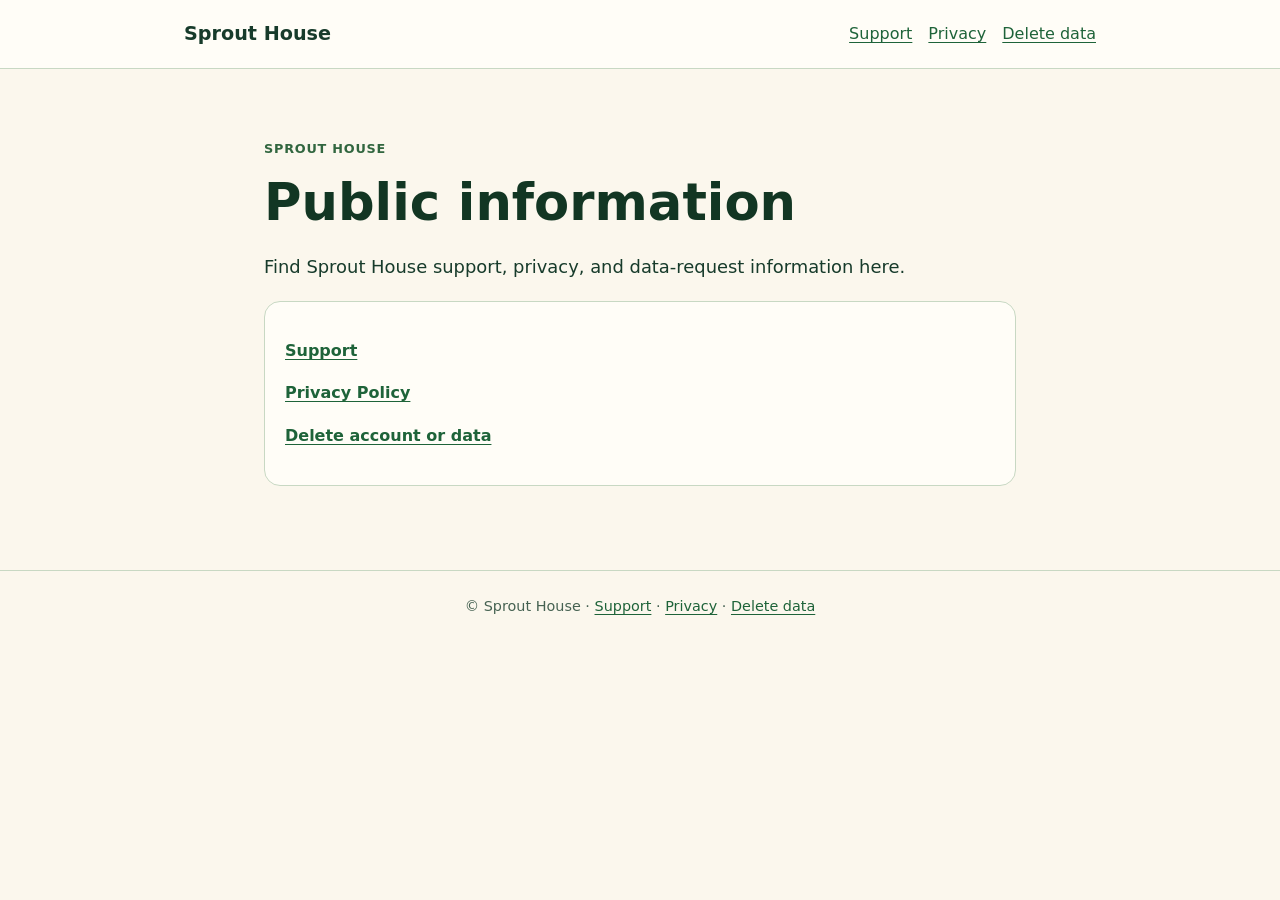
<file: index.html>
<!doctype html>
<html lang="en">
<head>
  <meta charset="utf-8">
  <meta name="viewport" content="width=device-width, initial-scale=1">
  <title>Sprout House</title>
  <meta name="description" content="Public information and support for Sprout House.">
  <link rel="canonical" href="https://sprouthouse.app/">
  <link rel="stylesheet" href="styles.css">
</head>
<body>
  <header class="site-header"><div class="bar"><a class="brand" href="/">Sprout House</a><nav aria-label="Public pages"><a href="/support">Support</a><a href="/privacy">Privacy</a><a href="/delete-account">Delete data</a></nav></div></header>
  <main>
    <p class="eyebrow">Sprout House</p>
    <h1>Public information</h1>
    <p class="intro">Find Sprout House support, privacy, and data-request information here.</p>
    <div class="card"><p><a href="/support"><strong>Support</strong></a></p><p><a href="/privacy"><strong>Privacy Policy</strong></a></p><p><a href="/delete-account"><strong>Delete account or data</strong></a></p></div>
  </main>
  <footer>© Sprout House · <a href="/support">Support</a> · <a href="/privacy">Privacy</a> · <a href="/delete-account">Delete data</a></footer>
</body>
</html>
</file>
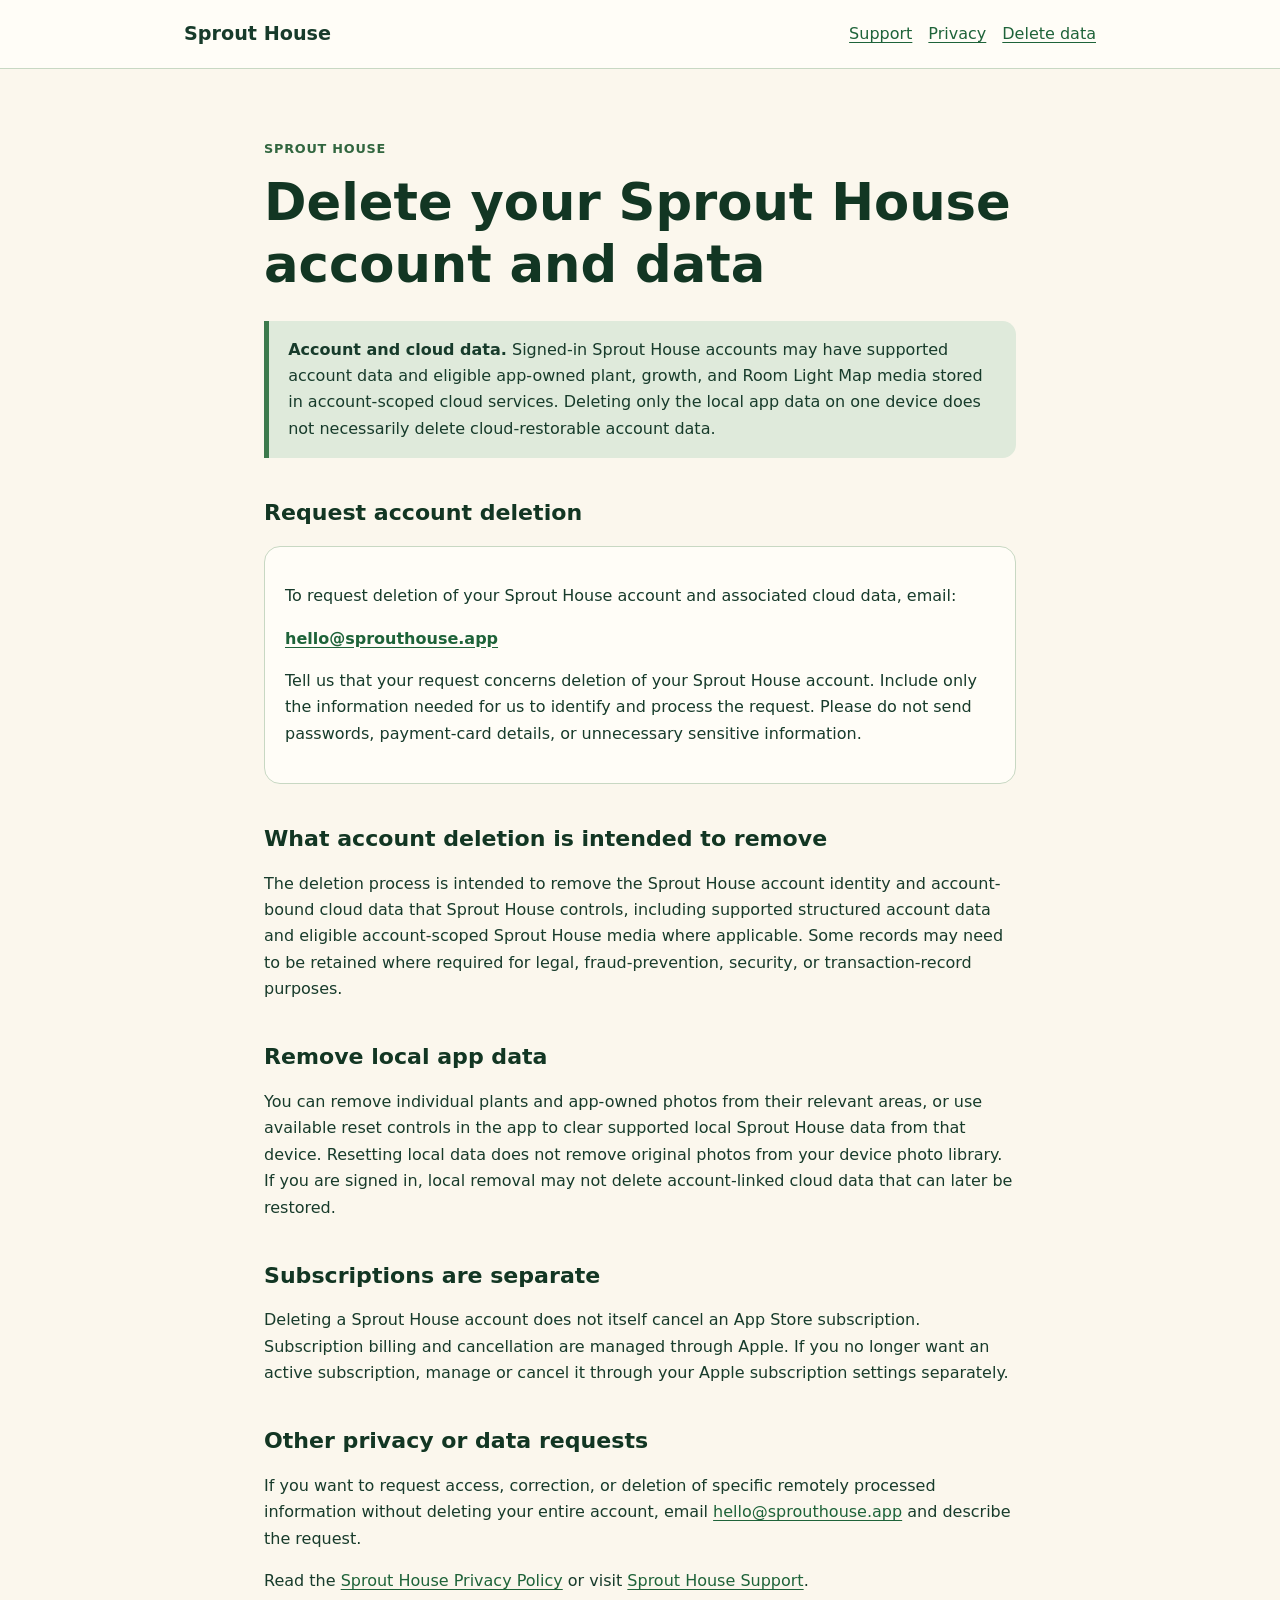
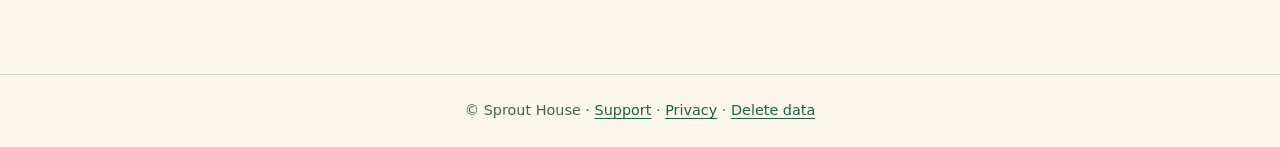
<file: delete-account/index.html>
<!doctype html>
<html lang="en">
<head>
  <meta charset="utf-8">
  <meta name="viewport" content="width=device-width, initial-scale=1">
  <title>Delete your Sprout House account and data</title>
  <meta name="description" content="Learn how to request deletion of your Sprout House account and associated data, or remove local app data.">
  <link rel="canonical" href="https://sprouthouse.app/delete-account">
  <link rel="stylesheet" href="../styles.css">
</head>
<body>
  <header class="site-header">
    <div class="bar">
      <a class="brand" href="/">Sprout House</a>
      <nav aria-label="Public pages">
        <a href="/support">Support</a>
        <a href="/privacy">Privacy</a>
        <a href="/delete-account" aria-current="page">Delete data</a>
      </nav>
    </div>
  </header>
  <main>
    <p class="eyebrow">Sprout House</p>
    <h1>Delete your Sprout House account and data</h1>

    <div class="notice"><strong>Account and cloud data.</strong> Signed-in Sprout House accounts may have supported account data and eligible app-owned plant, growth, and Room Light Map media stored in account-scoped cloud services. Deleting only the local app data on one device does not necessarily delete cloud-restorable account data.</div>

    <h2>Request account deletion</h2>
    <div class="card">
      <p>To request deletion of your Sprout House account and associated cloud data, email:</p>
      <p><a href="mailto:hello@sprouthouse.app?subject=Sprout%20House%20account%20deletion%20request"><strong>hello@sprouthouse.app</strong></a></p>
      <p>Tell us that your request concerns deletion of your Sprout House account. Include only the information needed for us to identify and process the request. Please do not send passwords, payment-card details, or unnecessary sensitive information.</p>
    </div>

    <h2>What account deletion is intended to remove</h2>
    <p>The deletion process is intended to remove the Sprout House account identity and account-bound cloud data that Sprout House controls, including supported structured account data and eligible account-scoped Sprout House media where applicable. Some records may need to be retained where required for legal, fraud-prevention, security, or transaction-record purposes.</p>

    <h2>Remove local app data</h2>
    <p>You can remove individual plants and app-owned photos from their relevant areas, or use available reset controls in the app to clear supported local Sprout House data from that device. Resetting local data does not remove original photos from your device photo library. If you are signed in, local removal may not delete account-linked cloud data that can later be restored.</p>

    <h2>Subscriptions are separate</h2>
    <p>Deleting a Sprout House account does not itself cancel an App Store subscription. Subscription billing and cancellation are managed through Apple. If you no longer want an active subscription, manage or cancel it through your Apple subscription settings separately.</p>

    <h2>Other privacy or data requests</h2>
    <p>If you want to request access, correction, or deletion of specific remotely processed information without deleting your entire account, email <a href="mailto:hello@sprouthouse.app?subject=Sprout%20House%20privacy%20or%20data%20request">hello@sprouthouse.app</a> and describe the request.</p>

    <p>Read the <a href="/privacy">Sprout House Privacy Policy</a> or visit <a href="/support">Sprout House Support</a>.</p>
  </main>
  <footer>© Sprout House · <a href="/support">Support</a> · <a href="/privacy">Privacy</a> · <a href="/delete-account">Delete data</a></footer>
</body>
</html>
</file>
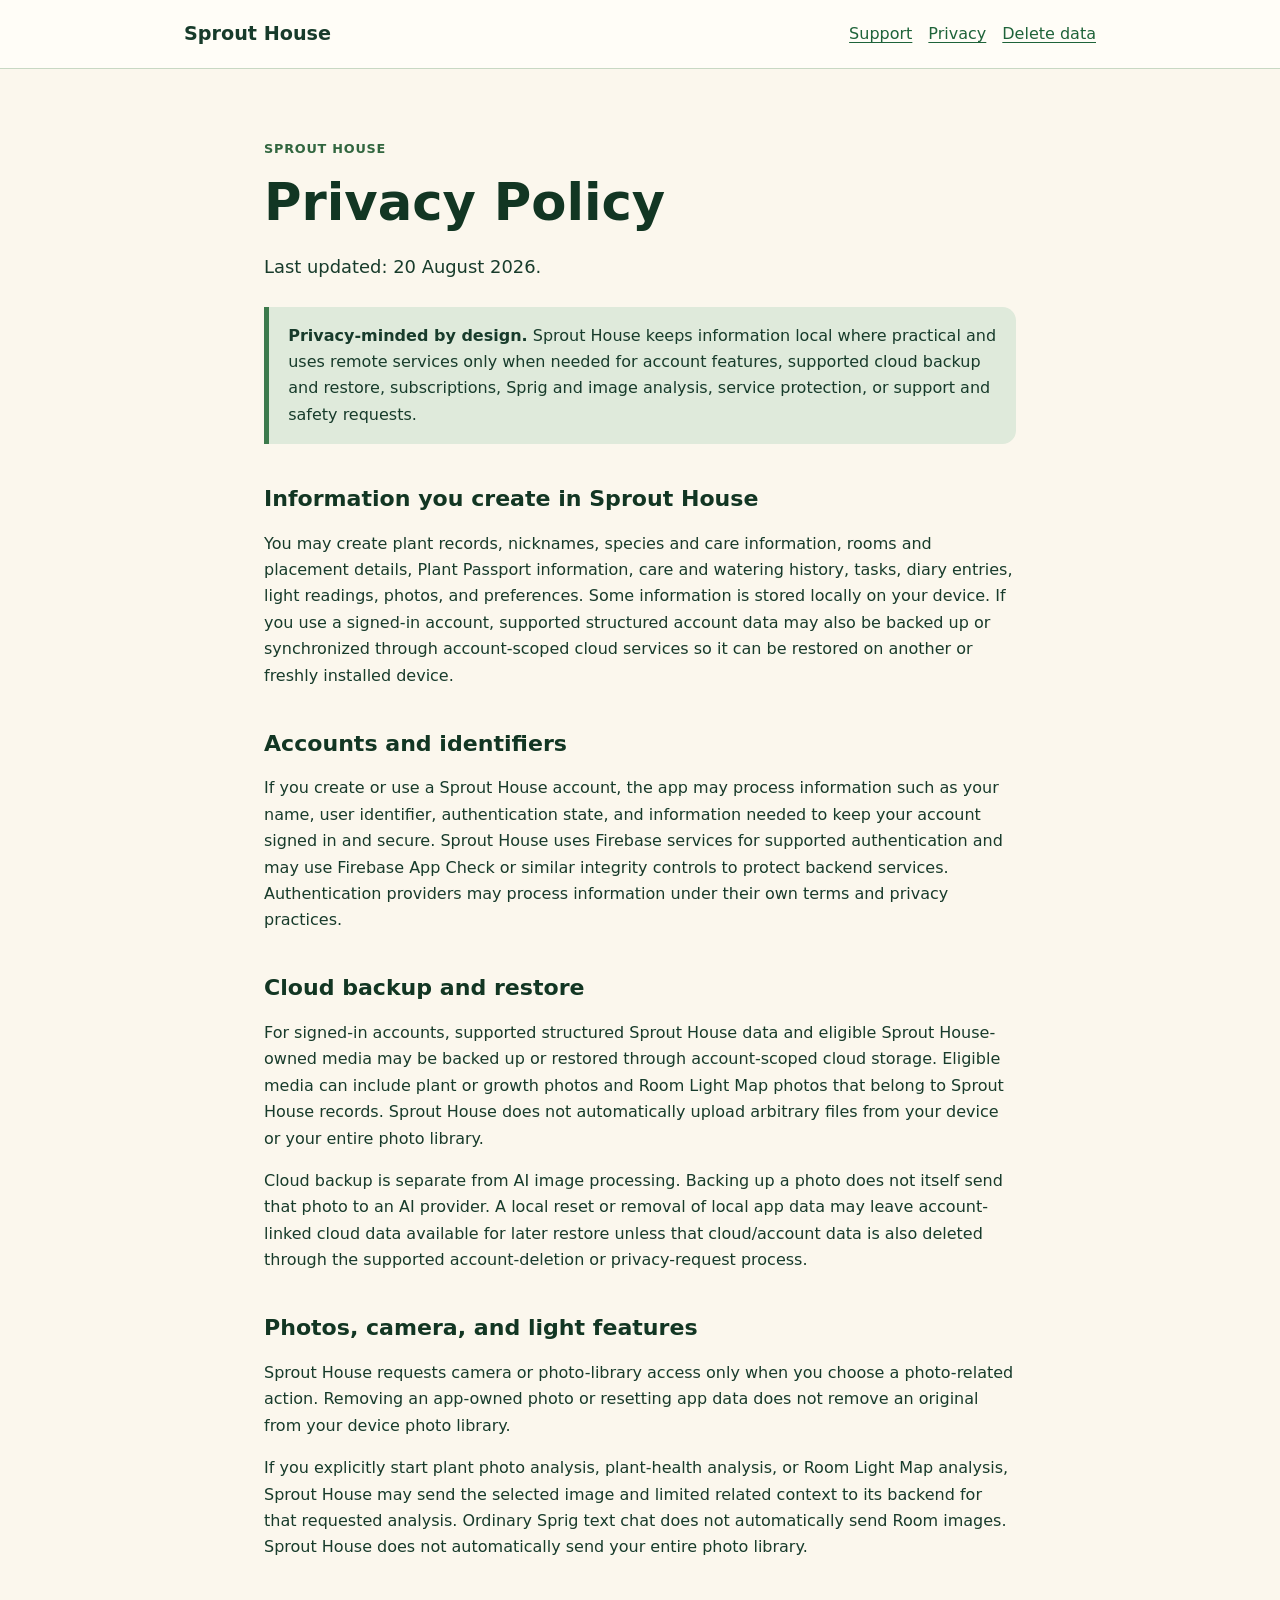
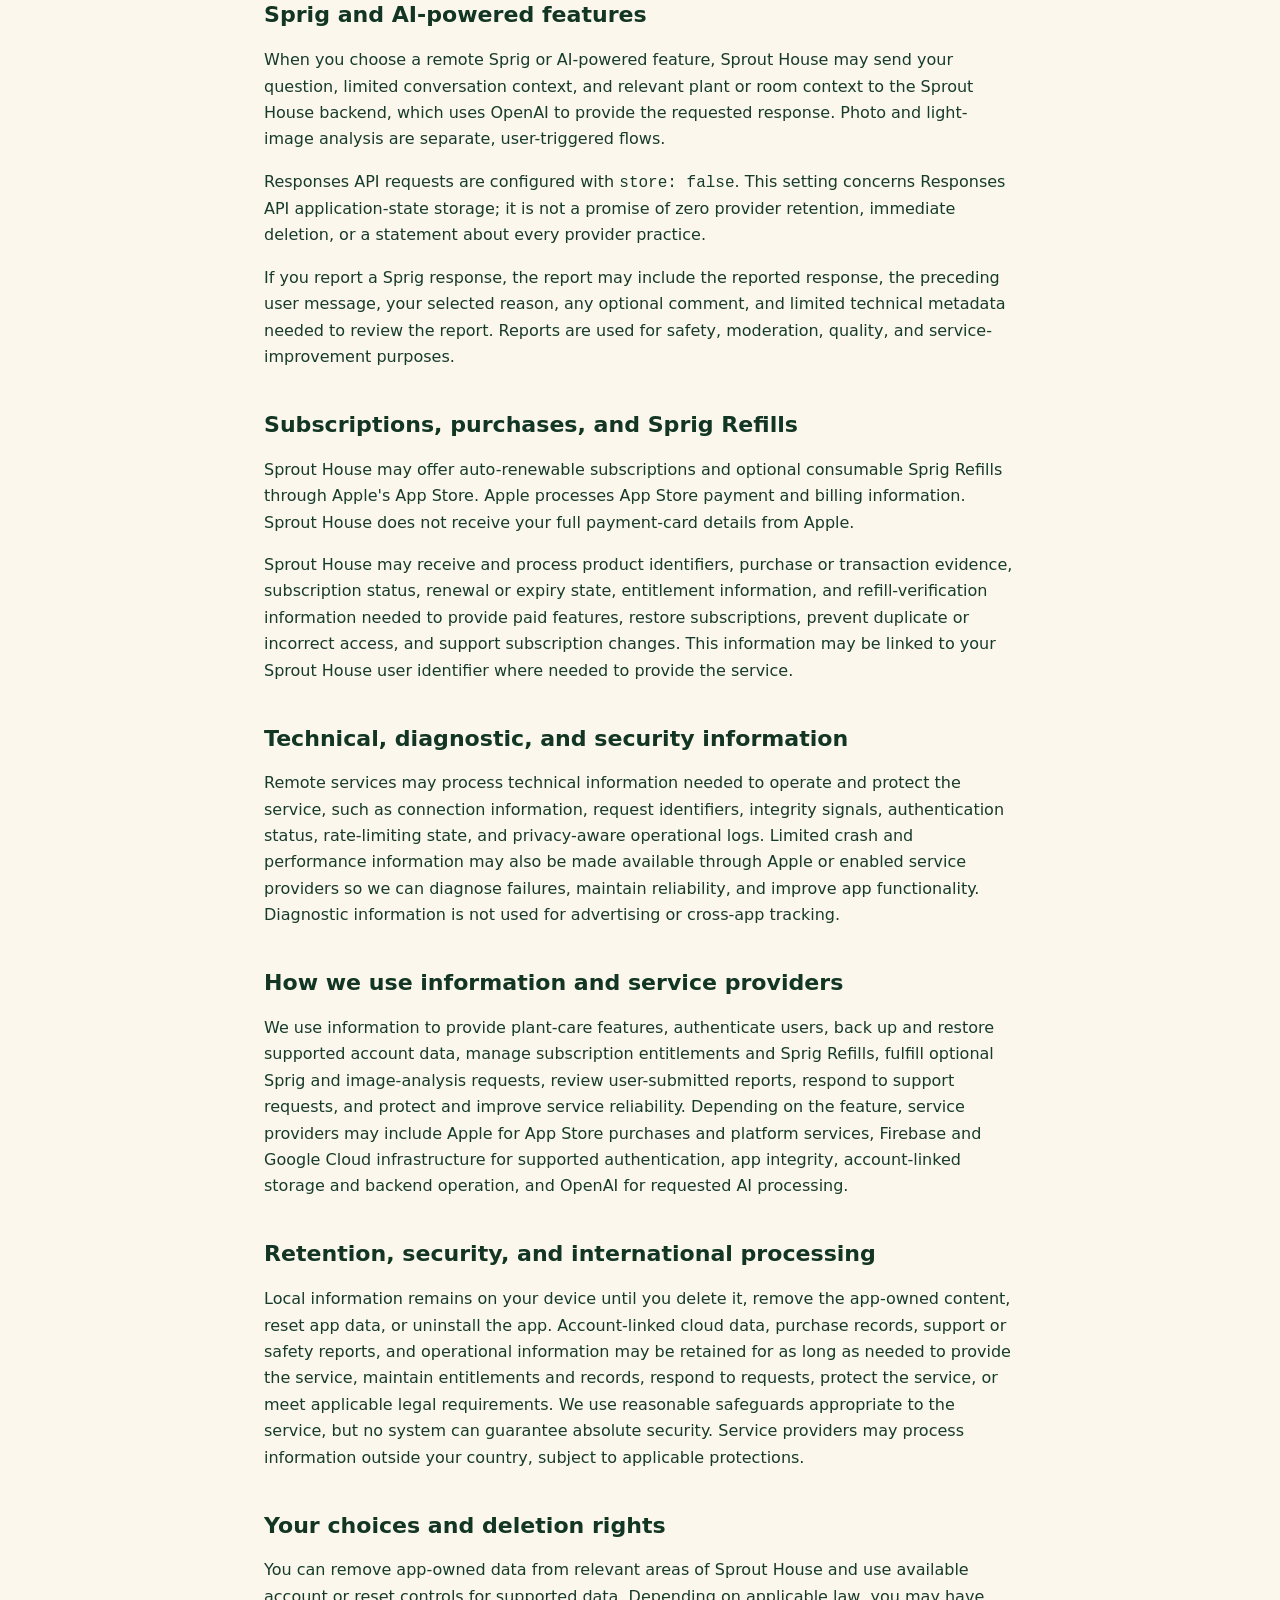
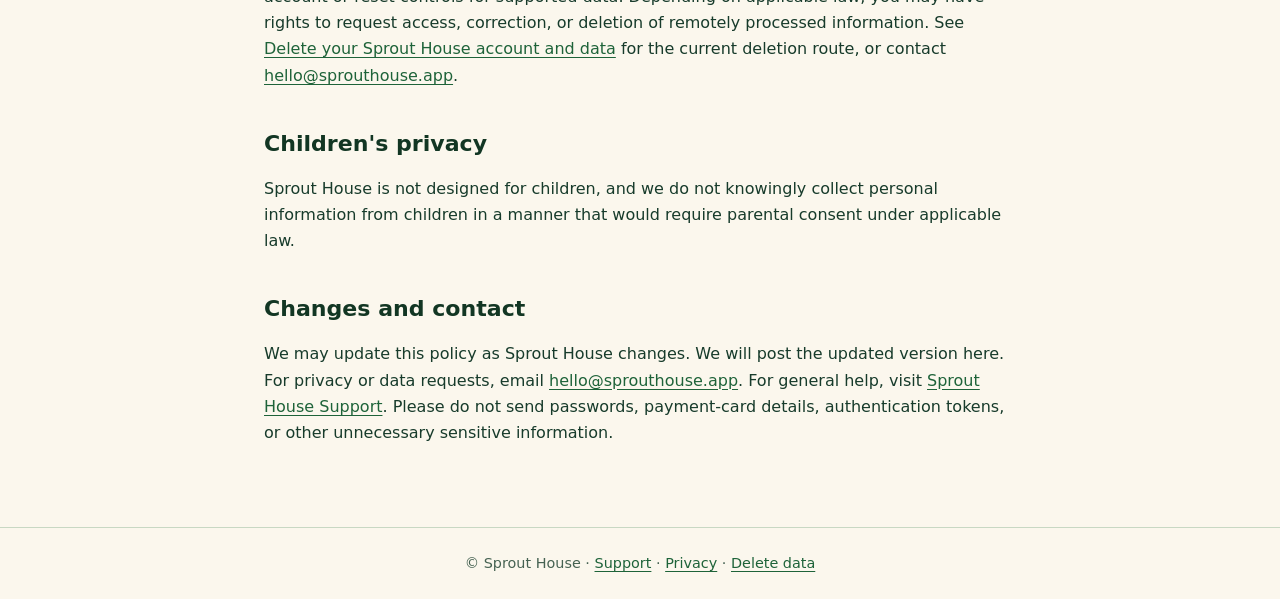
<file: privacy/index.html>
<!doctype html>
<html lang="en">
<head>
  <meta charset="utf-8">
  <meta name="viewport" content="width=device-width, initial-scale=1">
  <title>Sprout House Privacy Policy</title>
  <meta name="description" content="How Sprout House handles account information, plant information, photos, cloud backup, subscriptions, optional AI features, diagnostics, and privacy requests.">
  <link rel="canonical" href="https://sprouthouse.app/privacy">
  <link rel="stylesheet" href="../styles.css">
</head>
<body>
  <header class="site-header">
    <div class="bar">
      <a class="brand" href="/">Sprout House</a>
      <nav aria-label="Public pages">
        <a href="/support">Support</a>
        <a href="/privacy" aria-current="page">Privacy</a>
        <a href="/delete-account">Delete data</a>
      </nav>
    </div>
  </header>
  <main>
    <p class="eyebrow">Sprout House</p>
    <h1>Privacy Policy</h1>
    <p class="intro">Last updated: 20 August 2026.</p>

    <div class="notice"><strong>Privacy-minded by design.</strong> Sprout House keeps information local where practical and uses remote services only when needed for account features, supported cloud backup and restore, subscriptions, Sprig and image analysis, service protection, or support and safety requests.</div>

    <h2>Information you create in Sprout House</h2>
    <p>You may create plant records, nicknames, species and care information, rooms and placement details, Plant Passport information, care and watering history, tasks, diary entries, light readings, photos, and preferences. Some information is stored locally on your device. If you use a signed-in account, supported structured account data may also be backed up or synchronized through account-scoped cloud services so it can be restored on another or freshly installed device.</p>

    <h2>Accounts and identifiers</h2>
    <p>If you create or use a Sprout House account, the app may process information such as your name, user identifier, authentication state, and information needed to keep your account signed in and secure. Sprout House uses Firebase services for supported authentication and may use Firebase App Check or similar integrity controls to protect backend services. Authentication providers may process information under their own terms and privacy practices.</p>

    <h2>Cloud backup and restore</h2>
    <p>For signed-in accounts, supported structured Sprout House data and eligible Sprout House-owned media may be backed up or restored through account-scoped cloud storage. Eligible media can include plant or growth photos and Room Light Map photos that belong to Sprout House records. Sprout House does not automatically upload arbitrary files from your device or your entire photo library.</p>
    <p>Cloud backup is separate from AI image processing. Backing up a photo does not itself send that photo to an AI provider. A local reset or removal of local app data may leave account-linked cloud data available for later restore unless that cloud/account data is also deleted through the supported account-deletion or privacy-request process.</p>

    <h2>Photos, camera, and light features</h2>
    <p>Sprout House requests camera or photo-library access only when you choose a photo-related action. Removing an app-owned photo or resetting app data does not remove an original from your device photo library.</p>
    <p>If you explicitly start plant photo analysis, plant-health analysis, or Room Light Map analysis, Sprout House may send the selected image and limited related context to its backend for that requested analysis. Ordinary Sprig text chat does not automatically send Room images. Sprout House does not automatically send your entire photo library.</p>

    <h2>Sprig and AI-powered features</h2>
    <p>When you choose a remote Sprig or AI-powered feature, Sprout House may send your question, limited conversation context, and relevant plant or room context to the Sprout House backend, which uses OpenAI to provide the requested response. Photo and light-image analysis are separate, user-triggered flows.</p>
    <p>Responses API requests are configured with <code>store: false</code>. This setting concerns Responses API application-state storage; it is not a promise of zero provider retention, immediate deletion, or a statement about every provider practice.</p>
    <p>If you report a Sprig response, the report may include the reported response, the preceding user message, your selected reason, any optional comment, and limited technical metadata needed to review the report. Reports are used for safety, moderation, quality, and service-improvement purposes.</p>

    <h2>Subscriptions, purchases, and Sprig Refills</h2>
    <p>Sprout House may offer auto-renewable subscriptions and optional consumable Sprig Refills through Apple's App Store. Apple processes App Store payment and billing information. Sprout House does not receive your full payment-card details from Apple.</p>
    <p>Sprout House may receive and process product identifiers, purchase or transaction evidence, subscription status, renewal or expiry state, entitlement information, and refill-verification information needed to provide paid features, restore subscriptions, prevent duplicate or incorrect access, and support subscription changes. This information may be linked to your Sprout House user identifier where needed to provide the service.</p>

    <h2>Technical, diagnostic, and security information</h2>
    <p>Remote services may process technical information needed to operate and protect the service, such as connection information, request identifiers, integrity signals, authentication status, rate-limiting state, and privacy-aware operational logs. Limited crash and performance information may also be made available through Apple or enabled service providers so we can diagnose failures, maintain reliability, and improve app functionality. Diagnostic information is not used for advertising or cross-app tracking.</p>

    <h2>How we use information and service providers</h2>
    <p>We use information to provide plant-care features, authenticate users, back up and restore supported account data, manage subscription entitlements and Sprig Refills, fulfill optional Sprig and image-analysis requests, review user-submitted reports, respond to support requests, and protect and improve service reliability. Depending on the feature, service providers may include Apple for App Store purchases and platform services, Firebase and Google Cloud infrastructure for supported authentication, app integrity, account-linked storage and backend operation, and OpenAI for requested AI processing.</p>

    <h2>Retention, security, and international processing</h2>
    <p>Local information remains on your device until you delete it, remove the app-owned content, reset app data, or uninstall the app. Account-linked cloud data, purchase records, support or safety reports, and operational information may be retained for as long as needed to provide the service, maintain entitlements and records, respond to requests, protect the service, or meet applicable legal requirements. We use reasonable safeguards appropriate to the service, but no system can guarantee absolute security. Service providers may process information outside your country, subject to applicable protections.</p>

    <h2>Your choices and deletion rights</h2>
    <p>You can remove app-owned data from relevant areas of Sprout House and use available account or reset controls for supported data. Depending on applicable law, you may have rights to request access, correction, or deletion of remotely processed information. See <a href="/delete-account">Delete your Sprout House account and data</a> for the current deletion route, or contact <a href="mailto:hello@sprouthouse.app?subject=Sprout%20House%20privacy%20request">hello@sprouthouse.app</a>.</p>

    <h2>Children's privacy</h2>
    <p>Sprout House is not designed for children, and we do not knowingly collect personal information from children in a manner that would require parental consent under applicable law.</p>

    <h2>Changes and contact</h2>
    <p>We may update this policy as Sprout House changes. We will post the updated version here. For privacy or data requests, email <a href="mailto:hello@sprouthouse.app?subject=Sprout%20House%20privacy%20request">hello@sprouthouse.app</a>. For general help, visit <a href="/support">Sprout House Support</a>. Please do not send passwords, payment-card details, authentication tokens, or other unnecessary sensitive information.</p>
  </main>
  <footer>© Sprout House · <a href="/support">Support</a> · <a href="/privacy">Privacy</a> · <a href="/delete-account">Delete data</a></footer>
</body>
</html>
</file>
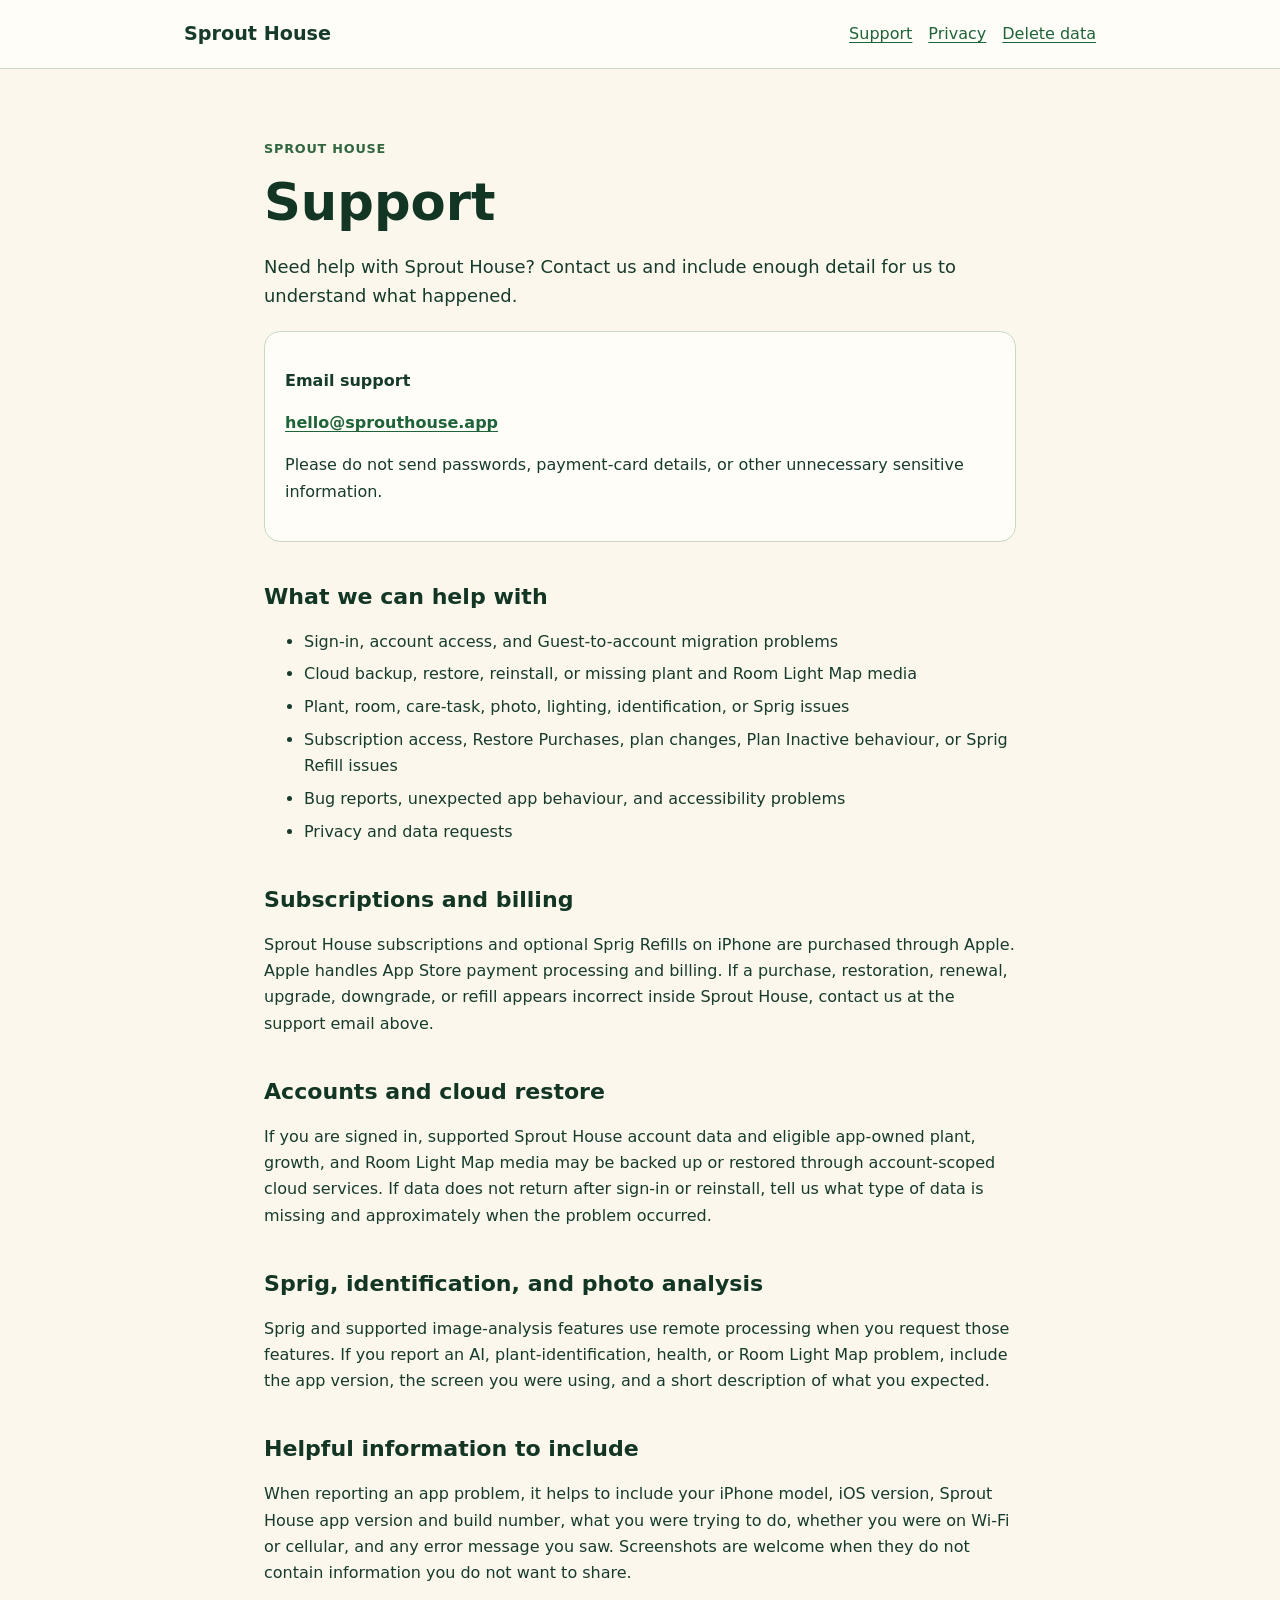
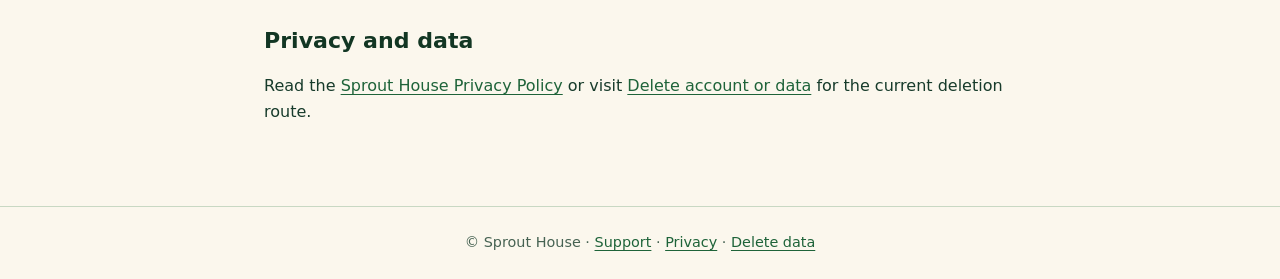
<file: support/index.html>
<!doctype html>
<html lang="en">
<head>
  <meta charset="utf-8">
  <meta name="viewport" content="width=device-width, initial-scale=1">
  <title>Sprout House Support</title>
  <meta name="description" content="Get help with Sprout House accounts, cloud restore, subscriptions, Sprig, plant-care features, and app issues.">
  <link rel="canonical" href="https://sprouthouse.app/support">
  <link rel="stylesheet" href="../styles.css">
</head>
<body>
  <header class="site-header">
    <div class="bar">
      <a class="brand" href="/">Sprout House</a>
      <nav aria-label="Public pages">
        <a href="/support" aria-current="page">Support</a>
        <a href="/privacy">Privacy</a>
        <a href="/delete-account">Delete data</a>
      </nav>
    </div>
  </header>
  <main>
    <p class="eyebrow">Sprout House</p>
    <h1>Support</h1>
    <p class="intro">Need help with Sprout House? Contact us and include enough detail for us to understand what happened.</p>

    <div class="card">
      <p><strong>Email support</strong></p>
      <p><a href="mailto:hello@sprouthouse.app?subject=Sprout%20House%20support"><strong>hello@sprouthouse.app</strong></a></p>
      <p>Please do not send passwords, payment-card details, or other unnecessary sensitive information.</p>
    </div>

    <h2>What we can help with</h2>
    <ul>
      <li>Sign-in, account access, and Guest-to-account migration problems</li>
      <li>Cloud backup, restore, reinstall, or missing plant and Room Light Map media</li>
      <li>Plant, room, care-task, photo, lighting, identification, or Sprig issues</li>
      <li>Subscription access, Restore Purchases, plan changes, Plan Inactive behaviour, or Sprig Refill issues</li>
      <li>Bug reports, unexpected app behaviour, and accessibility problems</li>
      <li>Privacy and data requests</li>
    </ul>

    <h2>Subscriptions and billing</h2>
    <p>Sprout House subscriptions and optional Sprig Refills on iPhone are purchased through Apple. Apple handles App Store payment processing and billing. If a purchase, restoration, renewal, upgrade, downgrade, or refill appears incorrect inside Sprout House, contact us at the support email above.</p>

    <h2>Accounts and cloud restore</h2>
    <p>If you are signed in, supported Sprout House account data and eligible app-owned plant, growth, and Room Light Map media may be backed up or restored through account-scoped cloud services. If data does not return after sign-in or reinstall, tell us what type of data is missing and approximately when the problem occurred.</p>

    <h2>Sprig, identification, and photo analysis</h2>
    <p>Sprig and supported image-analysis features use remote processing when you request those features. If you report an AI, plant-identification, health, or Room Light Map problem, include the app version, the screen you were using, and a short description of what you expected.</p>

    <h2>Helpful information to include</h2>
    <p>When reporting an app problem, it helps to include your iPhone model, iOS version, Sprout House app version and build number, what you were trying to do, whether you were on Wi-Fi or cellular, and any error message you saw. Screenshots are welcome when they do not contain information you do not want to share.</p>

    <h2>Privacy and data</h2>
    <p>Read the <a href="/privacy">Sprout House Privacy Policy</a> or visit <a href="/delete-account">Delete account or data</a> for the current deletion route.</p>
  </main>
  <footer>© Sprout House · <a href="/support">Support</a> · <a href="/privacy">Privacy</a> · <a href="/delete-account">Delete data</a></footer>
</body>
</html>
</file>
<file: styles.css>
:root { --cream:#fbf7ed; --ink:#173b2b; --leaf:#3c7a4c; --sage:#dfeadb; --line:#c8d8c3; }
* { box-sizing:border-box; }
body { margin:0; background:var(--cream); color:var(--ink); font:16px/1.65 system-ui,-apple-system,BlinkMacSystemFont,"Segoe UI",sans-serif; }
a { color:#1e6339; text-underline-offset:3px; } a:focus-visible { outline:3px solid #9acb72; outline-offset:3px; }
.site-header { border-bottom:1px solid var(--line); background:#fffdf7; }.bar { max-width:960px; margin:auto; padding:1.15rem 1.5rem; display:flex; gap:1rem; align-items:center; justify-content:space-between; }.brand { color:var(--ink); font-weight:800; font-size:1.2rem; text-decoration:none; } nav { display:flex; flex-wrap:wrap; gap:1rem; }
main { max-width:800px; margin:0 auto; padding:3.5rem 1.5rem 4rem; }.eyebrow { color:#31663f; font-weight:700; letter-spacing:.06em; text-transform:uppercase; font-size:.8rem; }h1,h2 { line-height:1.2; color:#123623; } h1 { font-size:clamp(2rem,6vw,3.2rem); margin:.25rem 0 1rem; } h2 { margin-top:2.6rem; font-size:1.38rem; }.intro { font-size:1.12rem; max-width:68ch; }.notice { background:var(--sage); border-left:5px solid var(--leaf); border-radius:0 .85rem .85rem 0; padding:1rem 1.2rem; margin:1.6rem 0; }.card { background:#fffdf7; border:1px solid var(--line); border-radius:1rem; padding:1.25rem; margin:1.25rem 0; }li { margin:.4rem 0; } footer { border-top:1px solid var(--line); padding:1.5rem; text-align:center; color:#466252; font-size:.9rem; }@media (max-width:540px) { .bar { align-items:flex-start; flex-direction:column; } main { padding-top:2.25rem; } }
</file>
